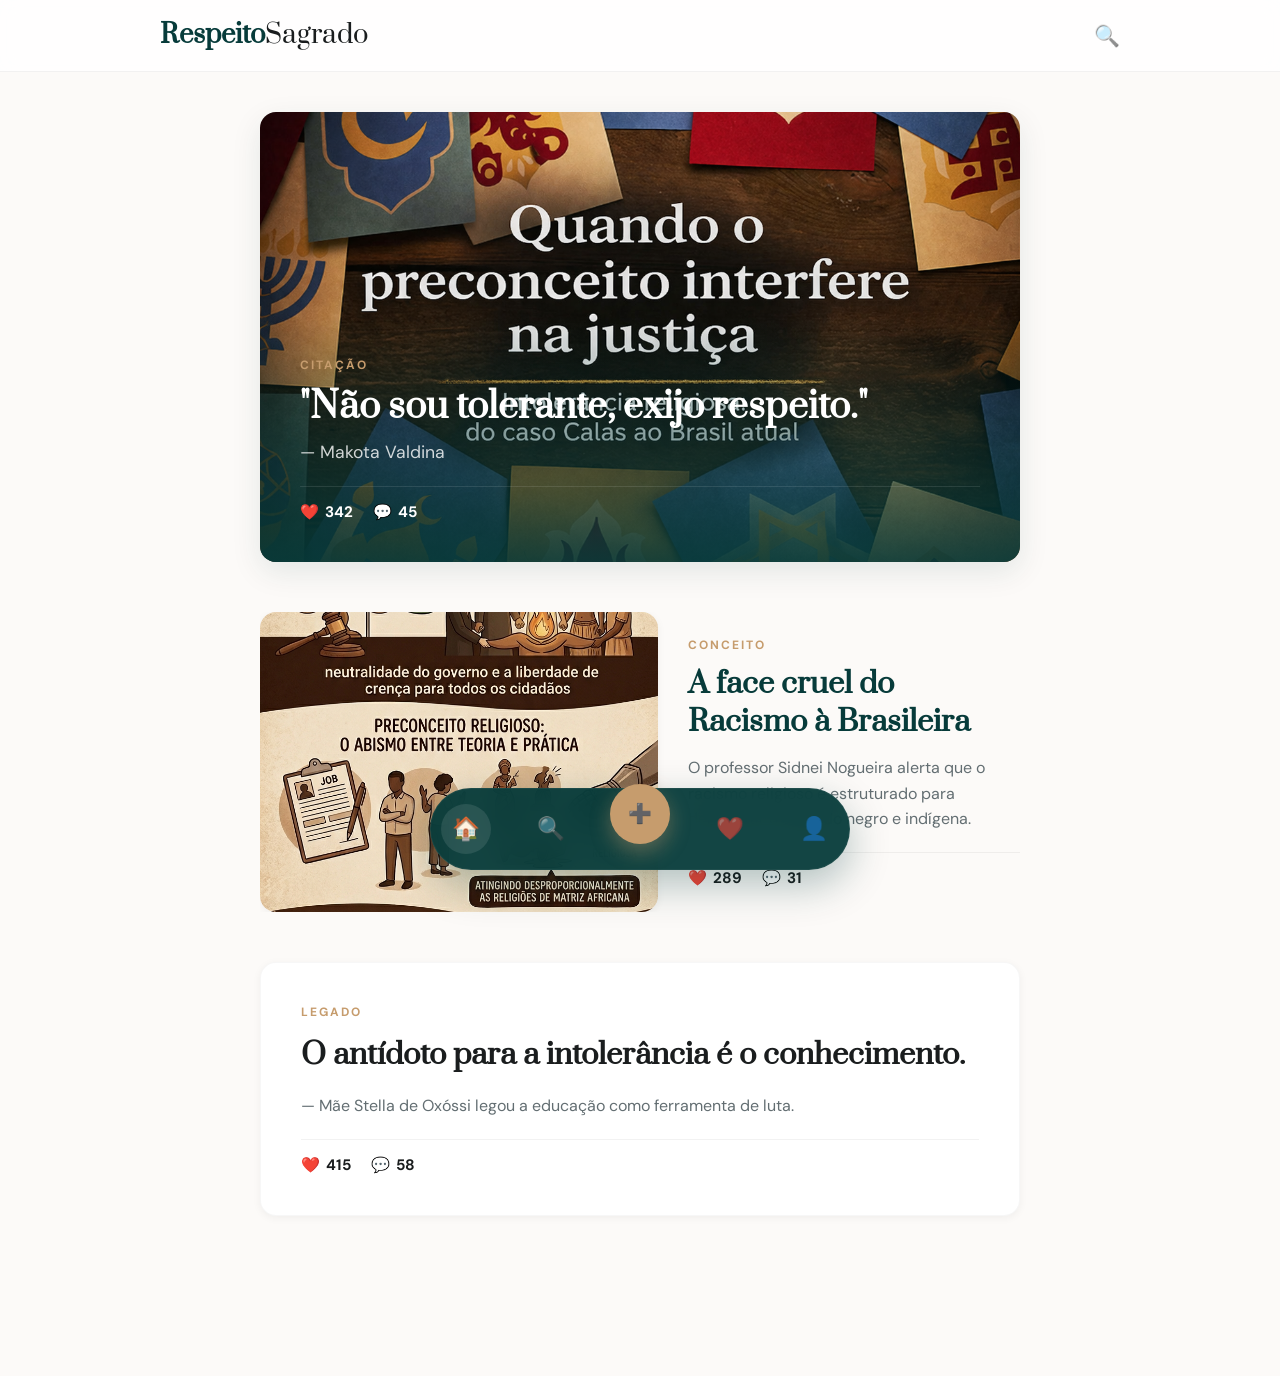
<file: index.html>
<!DOCTYPE html>
<html lang="pt-br">
<head>
    <meta charset="UTF-8">
    <meta name="viewport" content="width=device-width, initial-scale=1.0">
    <title>RespeitoSagrado | Conhecimento contra o Preconceito</title>
    <link rel="preconnect" href="https://fonts.googleapis.com">
    <link rel="preconnect" href="https://fonts.gstatic.com" crossorigin>
    <link href="https://fonts.googleapis.com/css2?family=DM+Sans:wght@400;500;700&family=Prata&display=swap" rel="stylesheet">
    <link rel="stylesheet" href="style.css">
</head>
<body>

<header class="main-header">
    <div class="header-content">
        <h1 class="logo">Respeito<span class="thin">Sagrado</span></h1>
        <button class="icon-btn search-trigger">🔍</button>
    </div>
</header>

<main class="feed-container">
    <div class="feed-grid">
        
        <article class="post post-hero">
            <img src="ChatGPT Image 24 de mar. de 2026, 21_36_50 (1).png" alt="Makota Valdina" class="post-img">
            <div class="post-overlay">
                <span class="category">Citação</span>
                <h2 class="post-quote">"Não sou tolerante, exijo respeito."</h2>
                <p class="post-author">— Makota Valdina</p>
                <div class="post-actions">
                    <button class="action-btn like-btn">❤️ <span class="count">342</span></button>
                    <button class="action-btn comment-btn">💬 <span class="count">45</span></button>
                </div>
            </div>
        </article>

        <article class="post post-editorial">
            <div class="post-img-wrapper">
                <img src="Post - Filosofia.png" alt="Sidnei Nogueira" class="post-img">
            </div>
            <div class="post-body">
                <span class="category">Conceito</span>
                <h3 class="post-title">A face cruel do Racismo à Brasileira</h3>
                <p class="post-excerpt">O professor Sidnei Nogueira alerta que o racismo religioso é estruturado para demonizar o sagrado negro e indígena.</p>
                <div class="post-actions">
                    <button class="action-btn like-btn">❤️ <span class="count">289</span></button>
                    <button class="action-btn comment-btn">💬 <span class="count">31</span></button>
                </div>
            </div>
        </article>

        <article class="post post-text">
            <div class="post-body">
                <span class="category">Legado</span>
                <h3 class="post-title">O antídoto para a intolerância é o conhecimento.</h3>
                <p class="post-excerpt">— Mãe Stella de Oxóssi legou a educação como ferramenta de luta.</p>
                <div class="post-actions">
                    <button class="action-btn like-btn">❤️ <span class="count">415</span></button>
                    <button class="action-btn comment-btn">💬 <span class="count">58</span></button>
                </div>
            </div>
        </article>

    </div>
</main>

<nav class="floating-nav">
    <div class="nav-content">
        <a href="index.html" class="nav-link active" title="Início">🏠</a>
        <a href="explore.html" class="nav-link" title="Explorar">🔍</a>
        <a href="post.html" class="nav-link nav-link-center" title="Novo Post">
            <span class="plus-icon">➕</span>
        </a>
        <a href="notifications.html" class="nav-link" title="Notificações">❤️</a>
        <a href="perfil.html" class="nav-link" title="Perfil">👤</a>
    </div>
</nav>

<script src="script.js"></script>
</body>
</html>
</file>
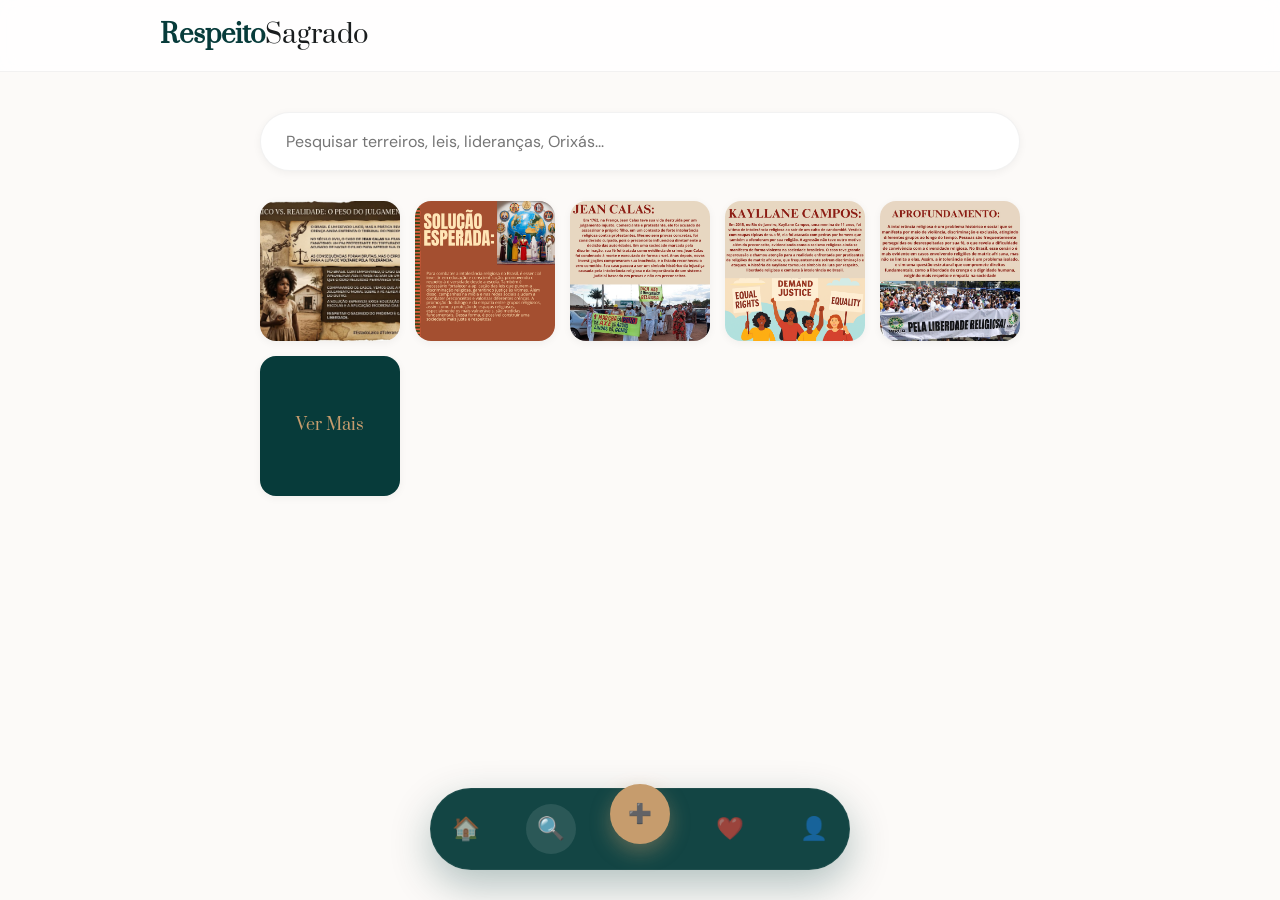
<file: explore.html>
<!DOCTYPE html>
<html lang="pt-br">
<head>
    <meta charset="UTF-8">
    <meta name="viewport" content="width=device-width, initial-scale=1.0">
    <title>Explorar | Respeito Sagrado</title>
    <link rel="preconnect" href="https://fonts.googleapis.com">
    <link rel="preconnect" href="https://fonts.gstatic.com" crossorigin>
    <link href="https://fonts.googleapis.com/css2?family=DM+Sans:wght@400;500;700&family=Prata&display=swap" rel="stylesheet">
    <link rel="stylesheet" href="style.css">
    <style>
        .search-bar { width: 100%; padding: 18px 25px; border-radius: var(--radius-pill); border: 1px solid rgba(0,0,0,0.05); background: var(--white); box-shadow: var(--shadow-sm); font-size: 1rem; font-family: var(--font-body); outline: none; transition: var(--transition); margin-bottom: 30px; }
        .search-bar:focus { box-shadow: var(--shadow-md); border-color: var(--accent-gold); }
        .explore-grid { display: grid; grid-template-columns: repeat(auto-fill, minmax(120px, 1fr)); gap: 15px; }
        .explore-item { border-radius: var(--radius-md); overflow: hidden; aspect-ratio: 1; cursor: pointer; transition: var(--transition); box-shadow: var(--shadow-sm); position: relative; }
        .explore-item:hover { transform: translateY(-5px); box-shadow: var(--shadow-md); }
        .explore-item img { width: 100%; height: 100%; object-fit: cover; }

        /* ===== ESTILOS DO MODAL (PADRONIZADO) ===== */
        .modal {
            display: none; 
            position: fixed; 
            z-index: 9999; 
            left: 0;
            top: 0;
            width: 100%;
            height: 100%;
            background-color: rgba(0,0,0,0.85);
            backdrop-filter: blur(4px);
            justify-content: center;
            align-items: center;
        }

        .modal-content {
            display: block;
            max-width: 80%;
            max-height: 70vh;
            width: auto;
            height: auto;
            border-radius: 12px;
            border: 4px solid #fff;
            box-shadow: 0 10px 25px rgba(0,0,0,0.5);
            animation: zoom 0.3s ease-out;
            object-fit: contain;
        }

        .close-modal {
            position: absolute;
            top: 15px;
            right: 25px;
            color: #fff;
            font-size: 45px;
            font-weight: 300;
            cursor: pointer;
            z-index: 10000;
        }

        @keyframes zoom {
            from {transform: scale(0.8); opacity: 0;}
            to {transform: scale(1); opacity: 1;}
        }

        /* Classe auxiliar para o JavaScript ativar o Flexbox */
        .modal.active {
            display: flex;
        }
    </style>
</head>
<body>

<header class="main-header">
    <div class="header-content">
        <h1 class="logo">Respeito<span class="thin">Sagrado</span></h1>
    </div>
</header>

<main class="feed-container">
    <input type="text" class="search-bar" placeholder="Pesquisar terreiros, leis, lideranças, Orixás...">

    <div class="explore-grid">
        <div class="explore-item"><img src="WhatsApp Image 2026-03-24 at 21.43.58.jpeg" alt="Orixás" onerror="this.src='https://via.placeholder.com/300'"></div>
        <div class="explore-item"><img src="Dia Nacional do Combate ao Racismo (3) (2).png" alt="Leis" onerror="this.src='https://via.placeholder.com/300'"></div>
        <div class="explore-item"><img src="Post - Sobre preconceito.png" alt="História" onerror="this.src='https://via.placeholder.com/300'"></div>
        <div class="explore-item"><img src="Post para Instagram minimalista troque intolerância por empatia cinza (2).png" alt="Cartaz" onerror="this.src='https://via.placeholder.com/300'"></div>
        <div class="explore-item"><img src="WhatsApp Image 2026-03-24 at 22.02.14.jpeg" alt="Povo" onerror="this.src='https://via.placeholder.com/300'"></div>
        <div class="explore-item" style="background: var(--primary-dark); display: flex; align-items: center; justify-content: center; color: var(--accent-gold); font-family: var(--font-heading); text-align: center; padding: 10px;">Ver Mais</div>
    </div>
</main>

<nav class="floating-nav">
    <div class="nav-content">
        <a href="index.html" class="nav-link" title="Início">🏠</a>
        <a href="explore.html" class="nav-link active" title="Explorar">🔍</a>
        <a href="post.html" class="nav-link nav-link-center" title="Novo Post"><span class="plus-icon">➕</span></a>
        <a href="notifications.html" class="nav-link" title="Notificações">❤️</a>
        <a href="perfil.html" class="nav-link" title="Perfil">👤</a>
    </div>
</nav>

<div id="imageModal" class="modal">
    <span class="close-modal">&times;</span>
    <img class="modal-content" id="expandedImg">
</div>

<script>
    const modal = document.getElementById("imageModal");
    const modalImg = document.getElementById("expandedImg");
    const closeBtn = document.querySelector(".close-modal");

    // Seleciona todas as imagens dentro dos itens de explorar
    const exploreImages = document.querySelectorAll(".explore-item img");

    exploreImages.forEach(img => {
        img.onclick = function() {
            modal.classList.add("active");
            modalImg.src = this.src;
        }
    });

    // Fechar Modal ao clicar no X
    closeBtn.onclick = () => {
        modal.classList.remove("active");
    }

    // Fechar Modal ao clicar fora da imagem
    modal.onclick = (e) => {
        if (e.target !== modalImg) {
            modal.classList.remove("active");
        }
    };
</script>

</body>
</html>
</file>
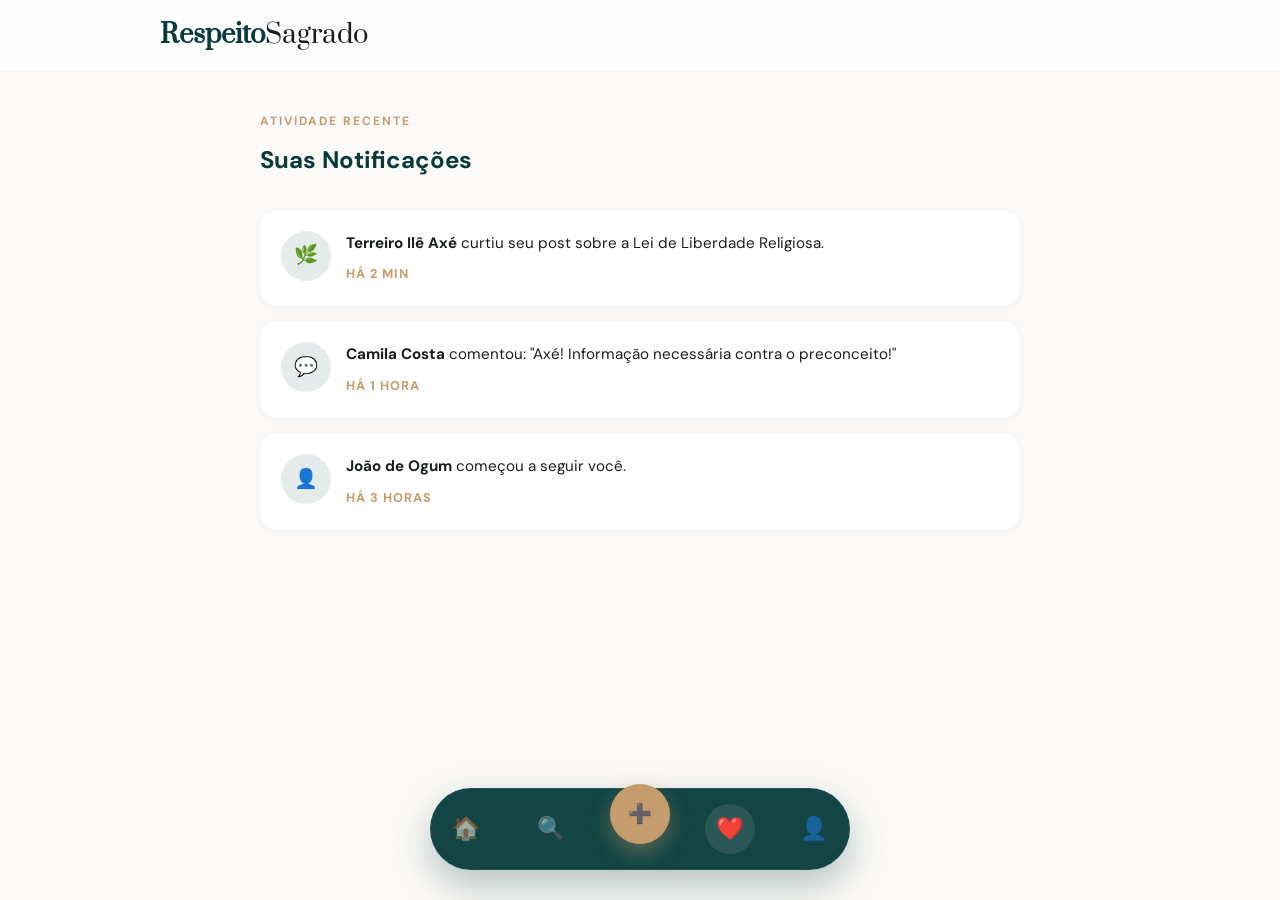
<file: notifications.html>
<!DOCTYPE html>
<html lang="pt-br">
<head>
    <meta charset="UTF-8">
    <meta name="viewport" content="width=device-width, initial-scale=1.0">
    <title>Notificações | Respeito Sagrado</title>
    <link rel="preconnect" href="https://fonts.googleapis.com">
    <link rel="preconnect" href="https://fonts.gstatic.com" crossorigin>
    <link href="https://fonts.googleapis.com/css2?family=DM+Sans:wght@400;500;700&family=Prata&display=swap" rel="stylesheet">
    <link rel="stylesheet" href="style.css">
    <style>
        .notification-item { display: flex; align-items: flex-start; gap: 15px; padding: 20px; background: var(--white); border-radius: var(--radius-md); box-shadow: var(--shadow-sm); margin-bottom: 15px; border: 1px solid rgba(0,0,0,0.02); transition: var(--transition); cursor: pointer; }
        .notification-item:hover { transform: translateX(5px); box-shadow: var(--shadow-md); border-color: rgba(198, 156, 109, 0.3); }
        .noti-avatar { width: 50px; height: 50px; background: rgba(7, 59, 58, 0.1); border-radius: 50%; flex-shrink: 0; display: flex; align-items: center; justify-content: center; font-size: 1.2rem; color: var(--primary-dark); }
        .noti-content { flex-grow: 1; }
        .noti-text { font-size: 0.95rem; color: var(--text-main); margin-bottom: 5px; }
        .noti-time { font-size: 0.8rem; color: var(--accent-gold); font-weight: bold; text-transform: uppercase; letter-spacing: 1px; }
    </style>
</head>
<body>

<header class="main-header">
    <div class="header-content">
        <h1 class="logo">Respeito<span class="thin">Sagrado</span></h1>
    </div>
</header>

<main class="feed-container">
    <div style="margin-bottom: 30px;">
        <span class="category">Atividade Recente</span>
        <h2 class="post-title" style="color: var(--primary-dark);">Suas Notificações</h2>
    </div>

    <div class="notification-list">
        <div class="notification-item">
            <div class="noti-avatar">🌿</div>
            <div class="noti-content">
                <p class="noti-text"><strong>Terreiro Ilê Axé</strong> curtiu seu post sobre a Lei de Liberdade Religiosa.</p>
                <span class="noti-time">Há 2 min</span>
            </div>
        </div>

        <div class="notification-item">
            <div class="noti-avatar">💬</div>
            <div class="noti-content">
                <p class="noti-text"><strong>Camila Costa</strong> comentou: "Axé! Informação necessária contra o preconceito!"</p>
                <span class="noti-time">Há 1 hora</span>
            </div>
        </div>
        
        <div class="notification-item">
            <div class="noti-avatar">👤</div>
            <div class="noti-content">
                <p class="noti-text"><strong>João de Ogum</strong> começou a seguir você.</p>
                <span class="noti-time">Há 3 horas</span>
            </div>
        </div>
    </div>
</main>

<nav class="floating-nav">
    <div class="nav-content">
        <a href="index.html" class="nav-link" title="Início">🏠</a>
        <a href="explore.html" class="nav-link" title="Explorar">🔍</a>
        <a href="post.html" class="nav-link nav-link-center" title="Novo Post"><span class="plus-icon">➕</span></a>
        <a href="notifications.html" class="nav-link active" title="Notificações">❤️</a>
        <a href="perfil.html" class="nav-link" title="Perfil">👤</a>
    </div>
</nav>

</body>
</html>
</file>
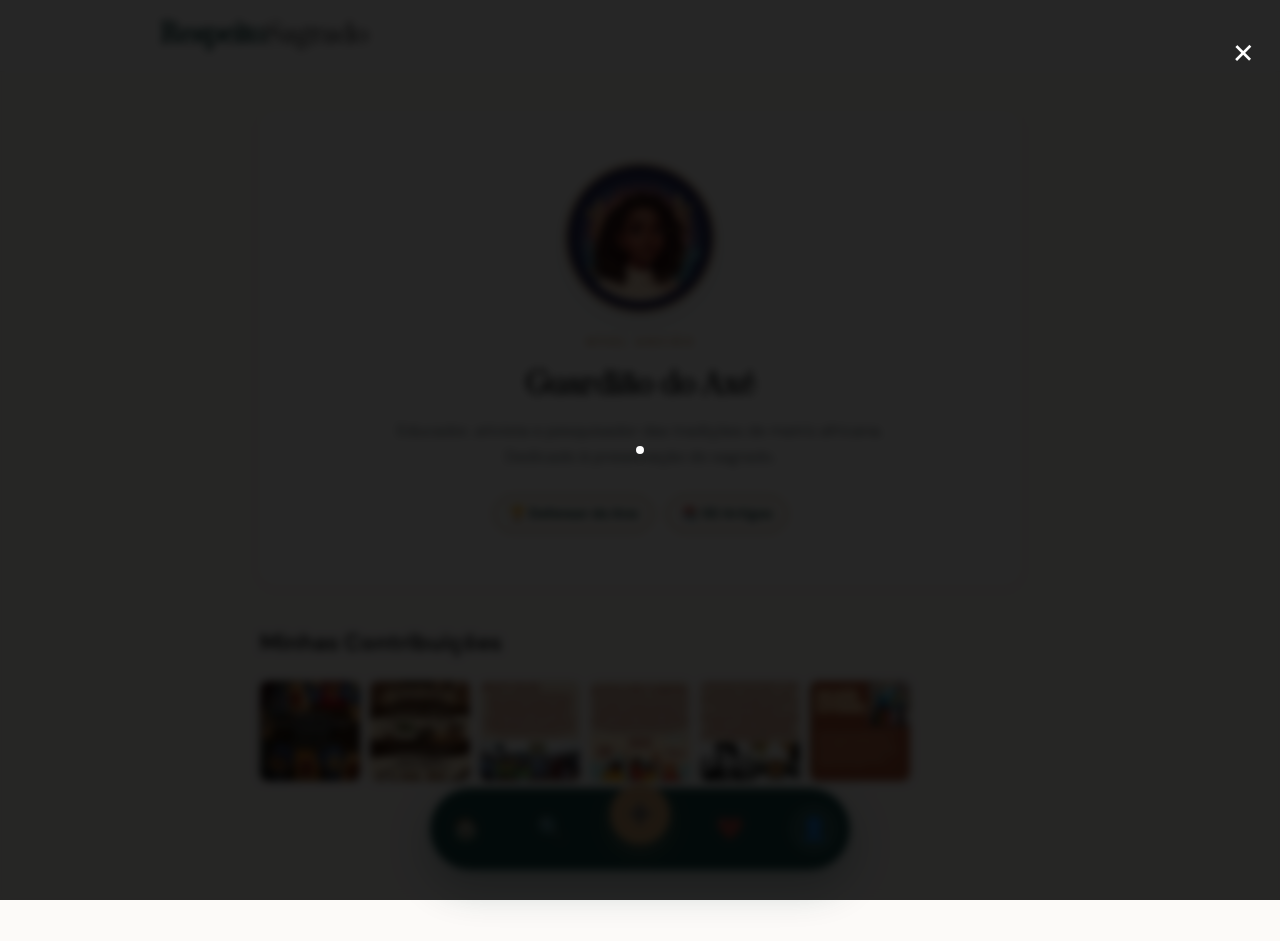
<file: perfil.html>
<!DOCTYPE html>
<html lang="pt-br">
<head>
    <meta charset="UTF-8">
    <meta name="viewport" content="width=device-width, initial-scale=1.0">
    <title>Perfil | Respeito Sagrado</title>
    <link rel="preconnect" href="https://fonts.googleapis.com">
    <link rel="preconnect" href="https://fonts.gstatic.com" crossorigin>
    <link href="https://fonts.googleapis.com/css2?family=DM+Sans:wght@400;500;700&family=Prata&display=swap" rel="stylesheet">
    <link rel="stylesheet" href="style.css">
    <style>
        /* Estilos Base (Mantidos) */
        .profile-card { text-align: center; padding: 50px 20px; }
        .avatar-frame { width: 150px; height: 150px; border-radius: 50%; border: 3px solid var(--accent-gold, #c69c6d); margin: 0 auto 20px; overflow: hidden; box-shadow: var(--shadow-md); cursor: pointer; transition: 0.3s; }
        .avatar-frame:hover { opacity: 0.8; transform: scale(1.02); }
        .avatar-frame img { width: 100%; height: 100%; object-fit: cover; }
        
        .achievement-row { display: flex; justify-content: center; flex-wrap: wrap; gap: 10px; margin-top: 25px; }
        .badge { padding: 8px 16px; background: rgba(198, 156, 109, 0.1); border: 1px solid var(--accent-gold, #c69c6d); border-radius: var(--radius-pill); font-size: 0.85rem; font-weight: bold; color: var(--primary-dark); }
        
        /* Galeria Clicável (Mantida) */
        .grid-gallery { display: grid; grid-template-columns: repeat(auto-fill, minmax(100px, 1fr)); gap: 10px; margin-top: 20px; }
        .grid-gallery div { 
            aspect-ratio: 1; 
            background: #eee; 
            border-radius: var(--radius-sm, 8px); 
            box-shadow: var(--shadow-sm); 
            overflow: hidden; 
            cursor: pointer; 
            transition: 0.3s;
        }
        .grid-gallery div:hover { transform: scale(1.05); filter: brightness(1.1); }

        /* ===== ESTILOS DO MODAL (ATUALIZADO PARA PADRONIZAR E DIMINUIR) ===== */
        .modal {
            display: none; 
            position: fixed; 
            z-index: 9999; 
            left: 0;
            top: 0;
            width: 100%;
            height: 100%;
            background-color: rgba(0,0,0,0.85); /* Fundo um pouco menos escuro */
            backdrop-filter: blur(4px); /* Blur suave */
            /* Centralização perfeita */
            display: flex;
            justify-content: center;
            align-items: center;
        }

        /* O segredo da padronização e tamanho menor está aqui */
        .modal-content {
            display: block;
            /* Tamanho máximo padronizado (menor) */
            max-width: 80%;  /* Ocupa no máximo 80% da largura da tela */
            max-height: 70vh; /* Ocupa no máximo 70% da altura da tela */
            
            width: auto;  /* Mantém a proporção */
            height: auto; /* Mantém a proporção */

            border-radius: 12px; /* Bordas mais arredondadas para combinar */
            border: 4px solid #fff; /* Moldura branca elegante */
            box-shadow: 0 10px 25px rgba(0,0,0,0.5);
            
            animation: zoom 0.3s ease-out;
            object-fit: contain; /* Garante que a imagem inteira apareça sem cortes */
        }

        .close-modal {
            position: absolute;
            top: 15px;
            right: 25px;
            color: #fff;
            font-size: 45px;
            font-weight: 300;
            cursor: pointer;
            z-index: 10000; /* Garante que fique acima da imagem */
        }
        .close-modal:hover { color: var(--accent-gold, #c69c6d); }

        @keyframes zoom {
            from {transform: scale(0.8); opacity: 0;}
            to {transform: scale(1); opacity: 1;}
        }
        
        /* Ajuste para garantir que o flex não quebre o display: none padrão */
        .modal[style*="display: block"] {
            display: flex !important;
        }
    </style>
</head>
<body>

<header class="main-header">
    <div class="header-content">
        <h1 class="logo">Respeito<span class="thin">Sagrado</span></h1>
    </div>
</header>

<main class="feed-container">
    <article class="post post-text profile-card">
        <div class="avatar-frame" id="profileTrigger">
            <img src="WhatsApp Image 2026-03-24 at 21.42.50.jpeg" alt="Foto de Perfil" onerror="this.src='https://via.placeholder.com/150'">
        </div>
        <span class="category">Nível Ancião</span>
        <h2 class="post-title" style="margin-bottom: 10px;">Guardião do Axé</h2>
        <p class="post-excerpt" style="max-width: 500px; margin: 0 auto;">Educador, ativista e pesquisador das tradições de matriz africana. Dedicado à preservação do sagrado.</p>
        
        <div class="achievement-row">
            <div class="badge">🏆 Defensor do Ano</div>
            <div class="badge">📚 50 Artigos</div>
        </div>
    </article>

    <div style="margin-top: 40px;">
        <h3 class="post-title" style="font-size: 1.4rem; color: var(--text-main);">Minhas Contribuições</h3>
        <div class="grid-gallery">
            <div class="gallery-item" style="background-image: url('ChatGPT\ Image\ 24\ de\ mar.\ de\ 2026\,\ 21_36_50\ \(1\).png'); background-size: cover;"></div>
            <div class="gallery-item" style="background-image: url('Post\ -\ Filosofia.png'); background-size: cover;"></div>
            <div class="gallery-item" style="background-image: url('Post\ -\ Sobre\ preconceito.png'); background-size: cover;"></div>
            <div class="gallery-item" style="background-image: url('Post\ para\ Instagram\ minimalista\ troque\ intolerância\ por\ empatia\ cinza\ \(2\).png'); background-size: cover;"></div>
            <div class="gallery-item" style="background-image: url('Dia\ Nacional\ do\ Combate\ ao\ Racismo.png'); background-size: cover;"></div>
            <div class="gallery-item" style="background-image: url('Dia\ Nacional\ do\ Combate\ ao\ Racismo\ \(3\)\ \(2\).png'); background-size: cover;"></div>
        </div>
    </div>
</main>

<nav class="floating-nav">
    <div class="nav-content">
        <a href="index.html" class="nav-link" title="Início">🏠</a>
        <a href="explore.html" class="nav-link" title="Explorar">🔍</a>
        <a href="post.html" class="nav-link nav-link-center" title="Novo Post"><span class="plus-icon">➕</span></a>
        <a href="notifications.html" class="nav-link" title="Notificações">❤️</a>
        <a href="perfil.html" class="nav-link active" title="Perfil">👤</a>
    </div>
</nav>

<div id="imageModal" class="modal">
    <span class="close-modal">&times;</span>
    <img class="modal-content" id="expandedImg">
</div>

<script>
    const modal = document.getElementById("imageModal");
    const modalImg = document.getElementById("expandedImg");
    const closeBtn = document.querySelector(".close-modal");

    // Função para abrir o modal
    function openModal(src) {
        modal.style.display = "block";
        modalImg.src = src;
    }

    // Clique na Foto de Perfil
    document.getElementById("profileTrigger").onclick = function() {
        const img = this.querySelector("img");
        openModal(img.src);
    };

    // Clique nos Itens da Galeria
    const galleryItems = document.querySelectorAll(".gallery-item");
    galleryItems.forEach(item => {
        item.onclick = function() {
            // Extrai a URL limpa do background-image
            const bgImg = window.getComputedStyle(this).backgroundImage;
            const url = bgImg.slice(4, -1).replace(/"/g, "");
            openModal(url);
        };
    });

    // Fechar Modal (no X ou clicando fora da imagem)
    closeBtn.onclick = () => modal.style.display = "none";
    modal.onclick = (e) => {
        if (e.target !== modalImg && e.target !== closeBtn) modal.style.display = "none";
    };
</script>

</body>
</html>
</file>
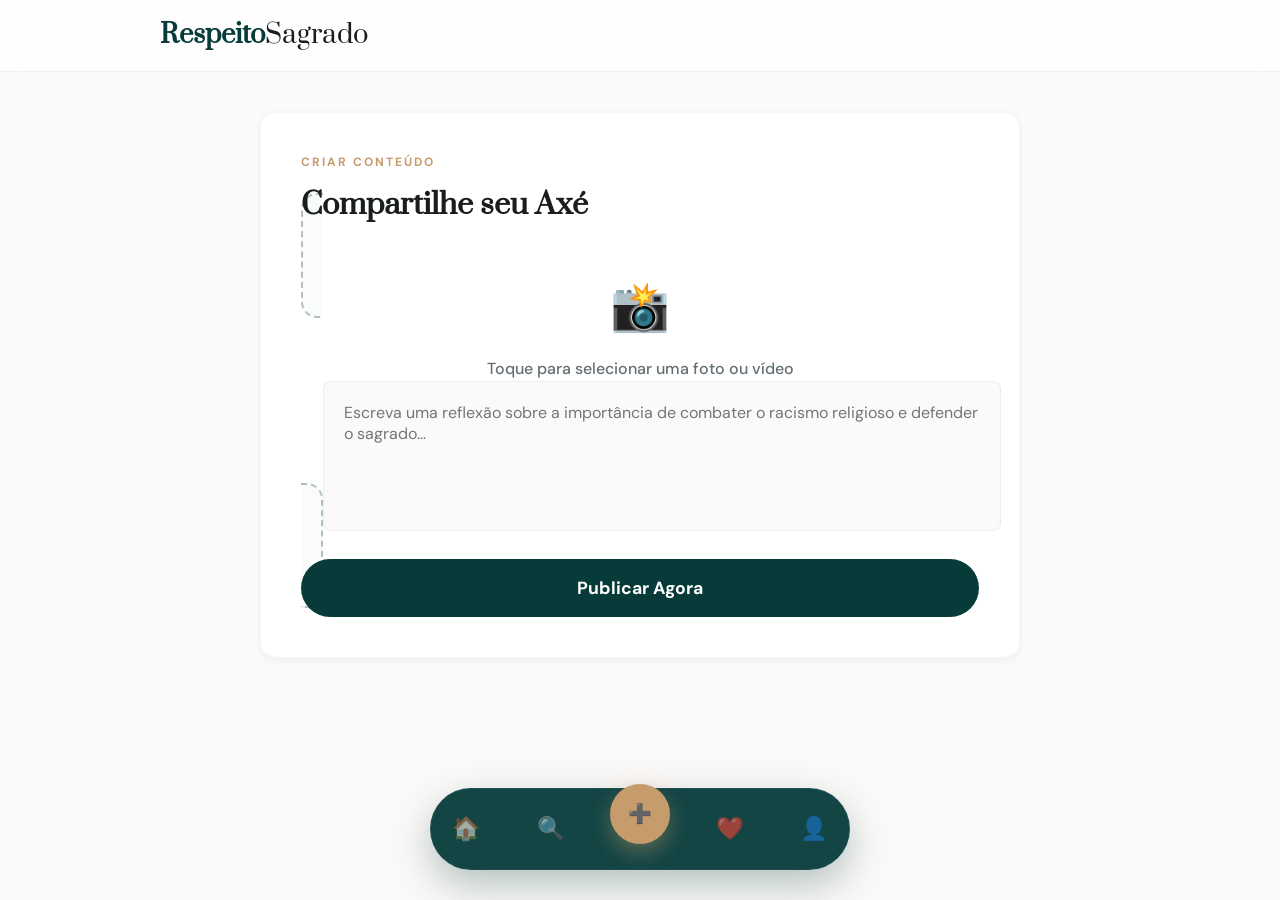
<file: post.html>
<!DOCTYPE html>
<html lang="pt-br">
<head>
    <meta charset="UTF-8">
    <meta name="viewport" content="width=device-width, initial-scale=1.0">
    <title>Novo Post | Respeito Sagrado</title>
    <link rel="preconnect" href="https://fonts.googleapis.com">
    <link rel="preconnect" href="https://fonts.gstatic.com" crossorigin>
    <link href="https://fonts.googleapis.com/css2?family=DM+Sans:wght@400;500;700&family=Prata&display=swap" rel="stylesheet">
    <link rel="stylesheet" href="style.css">
    <style>
        .upload-area { border: 2px dashed rgba(7, 59, 58, 0.3); background: rgba(7, 59, 58, 0.02); padding: 50px 20px; text-align: center; border-radius: var(--radius-md); cursor: pointer; transition: var(--transition); margin-bottom: 20px; }
        .upload-area:hover { border-color: var(--accent-gold); background: rgba(198, 156, 109, 0.05); }
        .upload-icon { font-size: 3rem; margin-bottom: 10px; display: block; }
        .post-textarea { width: 100%; height: 150px; border: 1px solid rgba(0,0,0,0.05); background: var(--bg-color); border-radius: var(--radius-sm); padding: 20px; font-family: var(--font-body); font-size: 1rem; color: var(--text-main); outline: none; resize: none; margin-bottom: 20px; transition: var(--transition); }
        .post-textarea:focus { border-color: var(--accent-gold); box-shadow: var(--shadow-sm); }
        .btn-publish { width: 100%; background: var(--primary-dark); color: var(--white); border: none; padding: 18px; border-radius: var(--radius-pill); font-weight: bold; font-size: 1.1rem; cursor: pointer; transition: var(--transition); font-family: var(--font-body); }
        .btn-publish:hover { background: var(--accent-gold); color: var(--primary-dark); transform: translateY(-2px); box-shadow: var(--shadow-md); }
    </style>
</head>
<body>

<header class="main-header">
    <div class="header-content">
        <h1 class="logo">Respeito<span class="thin">Sagrado</span></h1>
    </div>
</header>

<main class="feed-container">
    <div class="post post-text">
        <span class="category">Criar Conteúdo</span>
        <h2 class="post-title">Compartilhe seu Axé</h2>
        
        <label class="upload-area" for="imageInput">
            <span class="upload-icon">📸</span>
            <p style="color: var(--text-sub); font-weight: 500;">Toque para selecionar uma foto ou vídeo</p>
            <input type="file" id="imageInput" style="display: none;">
        </label>
        
        <textarea class="post-textarea" id="caption" placeholder="Escreva uma reflexão sobre a importância de combater o racismo religioso e defender o sagrado..."></textarea>
        
        <button id="postBtn" class="btn-publish">Publicar Agora</button>
    </div>
</main>

<nav class="floating-nav">
    <div class="nav-content">
        <a href="index.html" class="nav-link" title="Início">🏠</a>
        <a href="explore.html" class="nav-link" title="Explorar">🔍</a>
        <a href="post.html" class="nav-link nav-link-center active" title="Novo Post"><span class="plus-icon">➕</span></a>
        <a href="notifications.html" class="nav-link" title="Notificações">❤️</a>
        <a href="perfil.html" class="nav-link" title="Perfil">👤</a>
    </div>
</nav>

</body>
</html>
</file>
<file: style.css>
/* ==========================================================================
   CONFIGURAÇÕES GLOBAIS E PALETA DE CORES (MODERNA & ANCESTRAL)
   ========================================================================== */
:root {
    /* Cores */
    --bg-color: #fcfaf8;          /* Off-white quente, confortável */
    --text-main: #1a1d1e;         /* Quase preto */
    --text-sub: #636e72;
    --primary-dark: #073b3a;      /* Verde Petróleo Profundo (Seriedade) */
    --accent-gold: #c69c6d;       /* Ouro Velho Escovado (Sabedoria) */
    --white: #ffffff;
    --glass: rgba(255, 255, 255, 0.8);
    
    /* Tipografia */
    --font-heading: 'Prata', serif;      /* Elegante, histórica */
    --font-body: 'DM Sans', sans-serif;  /* Moderna, geométrica */
    
    /* Efeitos */
    --shadow-sm: 0 2px 8px rgba(0,0,0,0.05);
    --shadow-md: 0 10px 30px rgba(7, 59, 58, 0.1); /* Sombra esverdeada leve */
    --radius-sm: 8px;
    --radius-md: 16px;
    --radius-pill: 50px;
    --transition: all 0.4s cubic-bezier(0.23, 1, 0.32, 1); /* Animação suave */
}

/* Reset Moderno */
* { margin: 0; padding: 0; box-sizing: border-box; }
body {
    background-color: var(--bg-color);
    color: var(--text-main);
    font-family: var(--font-body);
    -webkit-font-smoothing: antialiased;
    padding-bottom: 120px; /* Espaço para a navbar flutuante */
    line-height: 1.6;
}

button { font-family: inherit; cursor: pointer; border: none; background: none; outline: none; }
a { text-decoration: none; color: inherit; transition: var(--transition); }
img { max-width: 100%; display: block; object-fit: cover; }

/* Tipografia Utilitária */
.category {
    font-size: 0.75rem;
    text-transform: uppercase;
    letter-spacing: 2px;
    color: var(--accent-gold);
    font-weight: 700;
    margin-bottom: 10px;
    display: block;
}

/* ==========================================================================
   HEADER (LIMPO E MINIMALISTA)
   ========================================================================== */
.main-header {
    background: var(--glass);
    backdrop-filter: blur(10px); /* Efeito de vidro */
    position: sticky;
    top: 0;
    z-index: 1000;
    border-bottom: 1px solid rgba(0,0,0,0.05);
    padding: 15px 0;
}

.header-content {
    max-width: 1000px;
    margin: 0 auto;
    padding: 0 20px;
    display: flex;
    justify-content: space-between;
    align-items: center;
}

.logo {
    font-family: var(--font-heading);
    font-size: 1.6rem;
    color: var(--primary-dark);
}

.logo .thin { font-weight: 400; color: var(--text-main); }

.icon-btn { font-size: 1.3rem; opacity: 0.7; transition: var(--transition); }
.icon-btn:hover { opacity: 1; transform: scale(1.1); }

/* ==========================================================================
   CONTAINER DO FEED (LAYOUT ASSIMÉTRICO MODERNIZADO)
   ========================================================================== */
.feed-container {
    max-width: 800px;
    margin: 40px auto;
    padding: 0 20px;
}

.feed-grid {
    display: flex;
    flex-direction: column;
    gap: 50px; /* Espaço maior entre os posts */
}

/* Estilo Base do Post (Sem Bordas ou Cards) */
.post {
    overflow: hidden;
    transition: var(--transition);
}

.post-img { width: 100%; height: 100%; }

/* Ícones de Ação Modernos */
.post-actions {
    display: flex;
    gap: 20px;
    margin-top: 20px;
    border-top: 1px solid rgba(0,0,0,0.05);
    padding-top: 15px;
}

.action-btn {
    font-size: 0.95rem;
    color: var(--text-sub);
    display: flex;
    align-items: center;
    gap: 6px;
    transition: var(--transition);
}

.action-btn:hover { color: var(--accent-gold); transform: translateY(-2px); }
.action-btn .count { font-weight: 700; color: var(--text-main); }

/* --- TIPO 1: Post Hero (Texto sobre a imagem) --- */
.post-hero {
    position: relative;
    border-radius: var(--radius-md);
    height: 450px;
    box-shadow: var(--shadow-md);
}

.post-hero .post-img { position: absolute; top: 0; left: 0; z-index: 1; }

.post-overlay {
    position: absolute;
    bottom: 0; left: 0; width: 100%;
    padding: 40px;
    background: linear-gradient(to top, rgba(7, 59, 58, 0.9), transparent);
    z-index: 2;
    color: var(--white);
}

.post-quote {
    font-family: var(--font-heading);
    font-size: 2.2rem;
    line-height: 1.2;
    margin-bottom: 10px;
}

.post-author { font-size: 1.1rem; opacity: 0.8; font-weight: 400; }
.post-hero .category { color: var(--accent-gold); }
.post-hero .post-actions { border-color: rgba(255,255,255,0.1); color: rgba(255,255,255,0.7); }
.post-hero .action-btn { color: white; }
.post-hero .action-btn .count { color: white; }


/* --- TIPO 2: Post Editorial (Assimétrico Lado a Lado) --- */
.post-editorial {
    display: grid;
    grid-template-columns: 1.2fr 1fr;
    gap: 30px;
    align-items: center;
}

.post-img-wrapper {
    border-radius: var(--radius-md);
    overflow: hidden;
    height: 300px;
    box-shadow: var(--shadow-sm);
}

.post-editorial .post-title {
    font-family: var(--font-heading);
    font-size: 1.8rem;
    color: var(--primary-dark);
    margin-bottom: 15px;
    line-height: 1.3;
}

.post-excerpt { color: var(--text-sub); font-size: 1rem; }

/* --- TIPO 3: Post Apenas Texto (Minimalista) --- */
.post-text {
    background: var(--white);
    padding: 40px;
    border-radius: var(--radius-md);
    border: 1px solid rgba(0,0,0,0.03);
    box-shadow: var(--shadow-sm);
}

.post-text .post-title {
    font-family: var(--font-heading);
    font-size: 1.8rem;
    color: var(--text-main);
    margin-bottom: 15px;
}

/* ==========================================================================
   FLOATING NAVBAR (MODERNA & ASSIMÉTRICA - GLASSMORPHISM)
   ========================================================================= */
.floating-nav {
    position: fixed;
    bottom: 30px;
    left: 50%;
    transform: translateX(-50%);
    width: 90%;
    max-width: 420px;
    background: rgba(7, 59, 58, 0.95); /* Verde escuro com transparência */
    backdrop-filter: blur(15px);
    border-radius: var(--radius-pill);
    padding: 10px;
    box-shadow: 0 15px 40px rgba(7, 59, 58, 0.3);
    z-index: 2000;
    border: 1px solid rgba(255,255,255,0.05);
}

.nav-content {
    display: flex;
    justify-content: space-between;
    align-items: center;
    position: relative;
}

.nav-link {
    font-size: 1.4rem;
    color: rgba(255, 255, 255, 0.6);
    width: 50px; height: 50px;
    display: flex; align-items: center; justify-content: center;
    border-radius: 50%;
}

.nav-link:hover, .nav-link.active {
    color: var(--white);
    background: rgba(255,255,255,0.1);
}

/* Botão Central de DestaqueAssimétrico */
.nav-link-center {
    background: var(--accent-gold) !important;
    color: var(--primary-dark) !important;
    font-size: 1.2rem;
    transform: translateY(-15px); /* Flutua para cima */
    box-shadow: 0 8px 20px rgba(198, 156, 109, 0.4);
    width: 60px; height: 60px;
}

.nav-link-center:hover {
    transform: translateY(-20px) scale(1.05);
}

/* ==========================================================================
   RESPONSIVIDADE (MOBILE-FIRST)
   ========================================================================== */
@media (max-width: 768px) {
    .post-hero { height: 350px; }
    .post-quote { font-size: 1.7rem; }
    
    .post-editorial {
        grid-template-columns: 1fr; /* Stack no mobile */
        gap: 20px;
    }
    
    .post-img-wrapper { height: 220px; }
    
    .post-editorial .post-title,
    .post-text .post-title { font-size: 1.5rem; }
    
    .floating-nav { bottom: 15px; width: 95%; }
    .nav-link { font-size: 1.2rem; }
}
</file>
